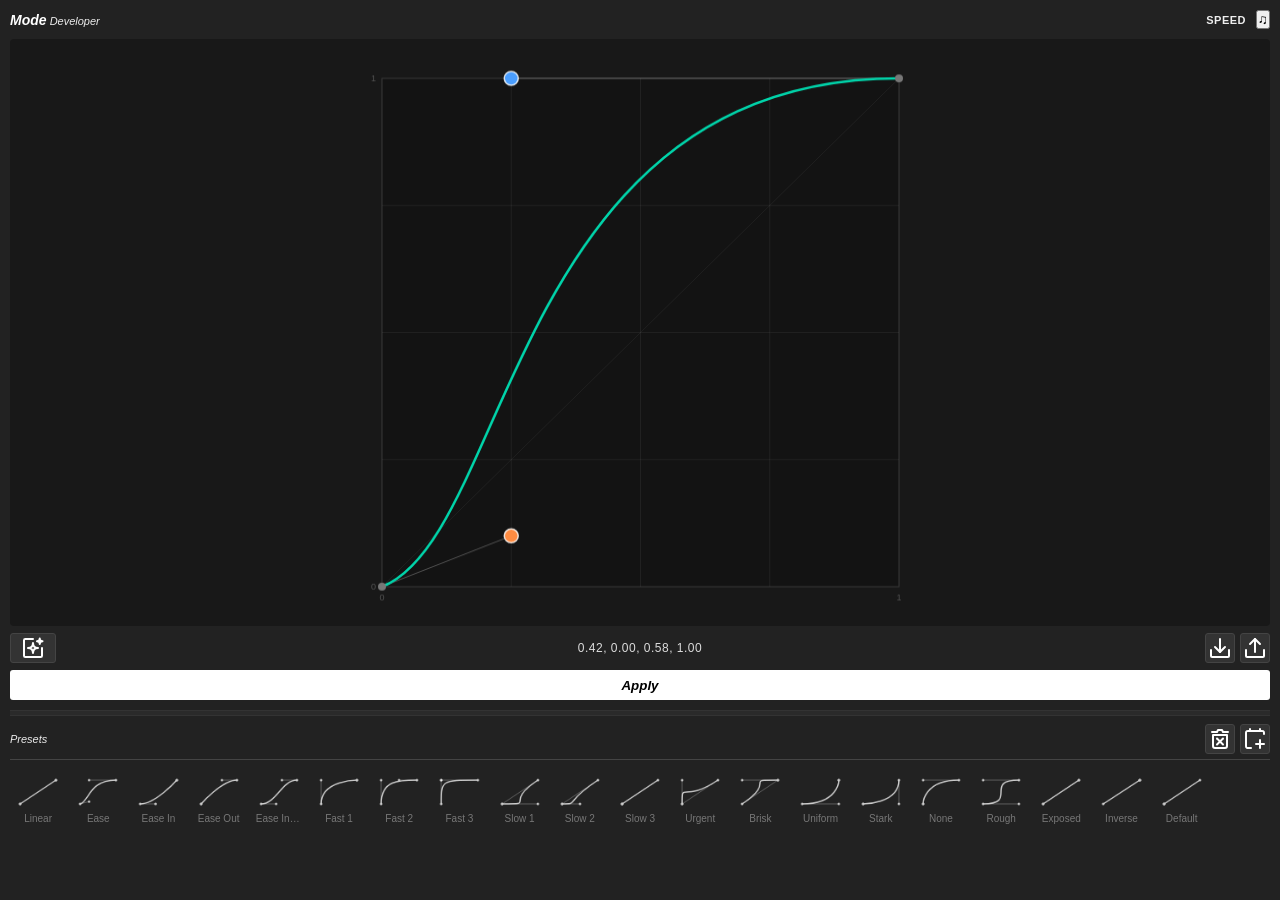
<file: index.html>
<!doctype html>
<html>
<head>
    <meta charset="utf-8">
    <title>Curvase</title>
    <link rel="stylesheet" type="text/css" href="./style.css">
</head>
<body>
    <div id="curvase-app">
        <div id="header">
            <div id="header-left">
                <span id="ext-name" title="Toggle Tools Mode">Mode</span>
                <span id="ext-author">Developer</span>
            </div>
            
            <div id="header-right">
                <span id="btn-speed-mode" title="Toggle Speed Graph">SPEED</span>
                <div id="audio-controls">
                    <input type="range" id="volume-slider" min="0" max="1" step="0.1" value="1" title="Volume">
                    <button id="btn-mute" title="Mute/Unmute">🔊</button>
                </div>
                <button id="btn-bg">♫</button>
                <input type="file" id="bg-file-input" style="display:none">
            </div>
        </div>

        <div id="view-curve">
            <div id="canvas-container">
                <canvas id="curve-canvas"></canvas>
            </div>

            <div id="controls">
                <div id="point-inputs">
                    <div id="actions" style="margin-bottom: 0;">
                        <button id="btn-read" title="Read Keyframes"><svg width="24" height="24" viewBox="0 0 24 24" fill="none" xmlns="http://www.w3.org/2000/svg"> <path d="M12 3L4.30909 3C3.5861 3 3 3.5861 3 4.30909L3 19.6909C3 20.4139 3.5861 21 4.30909 21L19.6909 21C20.4139 21 21 20.4139 21 19.6909L21 12" stroke="white" stroke-width="2" stroke-linecap="round" stroke-linejoin="round"/> <path d="M12 7C12 7 12.212 9.63887 13.2866 10.7135C14.3611 11.788 17 12 17 12C17 12 14.3611 12.212 13.2866 13.2866C12.212 14.3611 12 17 12 17C12 17 11.788 14.3611 10.7135 13.2866C9.63887 12.212 7 12 7 12C7 12 9.63887 11.788 10.7135 10.7135C11.788 9.63887 12 7 12 7Z" stroke="white" stroke-width="2" stroke-linecap="round" stroke-linejoin="round"/> <path d="M18.75 2.5C18.75 2.5 18.8666 3.95138 19.4576 4.5424C20.0486 5.13342 21.5 5.25 21.5 5.25C21.5 5.25 20.0486 5.36658 19.4576 5.9576C18.8666 6.54862 18.75 8 18.75 8C18.75 8 18.6334 6.54862 18.0424 5.9576C17.4514 5.36658 16 5.25 16 5.25C16 5.25 17.4514 5.13342 18.0424 4.5424C18.6334 3.95138 18.75 2.5 18.75 2.5Z" stroke="white" stroke-width="2" stroke-linecap="round" stroke-linejoin="round"/> </svg></button>
                    </div>

                    <div id="bezier-display" title="Click to edit">0.42, 0.00, 0.58, 1.00</div>

                    <div id="io-actions">
                        <button id="btn-import-preset" title="Import Presets"><svg width="24" height="24" viewBox="0 0 24 24" fill="none" xmlns="http://www.w3.org/2000/svg"> <path d="M21 14V20C21 20.5523 20.5025 21 19.8889 21H4.11111C3.49746 21 3 20.5523 3 20V14" stroke="white" stroke-width="2" stroke-linecap="round" stroke-linejoin="round"/> <path d="M17.0009 11L12.0009 15.9991L7.00085 11" stroke="white" stroke-width="2" stroke-linecap="round" stroke-linejoin="round"/> <path d="M12.0009 15.9974L12.0009 2.99918" stroke="white" stroke-width="2" stroke-linecap="round" stroke-linejoin="round"/> </svg></button>
                        <button id="btn-export-preset" title="Export Presets"><svg width="24" height="24" viewBox="0 0 24 24" fill="none" xmlns="http://www.w3.org/2000/svg"> <path d="M21 14V20C21 20.5523 20.5025 21 19.8889 21H4.11111C3.49746 21 3 20.5523 3 20V14" stroke="white" stroke-width="2" stroke-linecap="round" stroke-linejoin="round"/> <path d="M17.0009 7.99827L12.0009 2.99915L7.00085 7.99827" stroke="white" stroke-width="2" stroke-linecap="round" stroke-linejoin="round"/> <path d="M12.0009 3.00085L12.0009 15.9991" stroke="white" stroke-width="2" stroke-linecap="round" stroke-linejoin="round"/> </svg></button>
                    </div>

                    <div style="display: none;">
                        <input type="number" id="x1" step="0.01" value="0.25">
                        <input type="number" id="y1" step="0.01" value="0.10">
                        <input type="number" id="x2" step="0.01" value="0.25">
                        <input type="number" id="y2" step="0.01" value="1.00">
                    </div>
                </div>

                <div id="actions">
                    <button id="btn-apply">Apply</button>
                </div>

                <div id="resizer"></div>

                <div id="presets-header">
                    <span>Presets</span>
                    <div class="preset-buttons">
                        <button id="btn-delete-selected" title="Delete Selected"><svg width="24" height="24" viewBox="0 0 24 24" fill="none" xmlns="http://www.w3.org/2000/svg"> <path fill-rule="evenodd" clip-rule="evenodd" d="M5 8H19V19C19 20.1046 18.1046 21 17 21H7C5.89543 21 5 20.1046 5 19L5 8Z" stroke="White" stroke-width="2" stroke-linecap="round" stroke-linejoin="round"/> <path d="M4 5H9L10 3H14.0016L15 5H20" stroke="White" stroke-width="2" stroke-linecap="round" stroke-linejoin="round"/> <path d="M15 11.5L9 17.5" stroke="White" stroke-width="2" stroke-linecap="round" stroke-linejoin="round"/> <path d="M15 17.5L9 11.5" stroke="White" stroke-width="2" stroke-linecap="round" stroke-linejoin="round"/> </svg></button>
                        <button id="btn-save-preset" title="Save Preset"><svg width="24" height="24" viewBox="0 0 24 24" fill="none" xmlns="http://www.w3.org/2000/svg"> <path d="M17 2V4" stroke="White" stroke-width="2" stroke-linecap="round" stroke-linejoin="round"/> <path d="M7 2V4" stroke="White" stroke-width="2" stroke-linecap="round" stroke-linejoin="round"/> <path d="M17 13V21" stroke="White" stroke-width="2" stroke-linecap="round" stroke-linejoin="round"/> <path d="M21 17H13" stroke="White" stroke-width="2" stroke-linecap="round" stroke-linejoin="round"/> <path d="M8.03065 21C7.4255 21 6.51779 21 5.3075 21C4.50513 21 4.21417 20.9218 3.92084 20.775C3.62751 20.6283 3.3973 20.4129 3.24042 20.1384C3.08354 19.8639 3 19.5917 3 18.8409V6.15906C3 5.40831 3.08354 5.13607 3.24042 4.8616C3.3973 4.58714 3.62751 4.37174 3.92084 4.22495C4.21417 4.07817 4.50513 4 5.3075 4H18.6925C19.4949 4 19.7858 4.07817 20.0792 4.22495C20.3725 4.37174 20.6027 4.58714 20.7596 4.8616C20.9165 5.13607 21 6.24672 21 6.99747" stroke="White" stroke-width="2" stroke-linecap="round" stroke-linejoin="round"/> </svg></button>
                    </div>
                </div>
                <div id="presets-panel"></div>
            </div>
        </div>

        <div id="view-tools" style="display: none;">
            <div class="tools-layout">
                <div class="tools-row">
                    <div class="tools-group">
                        <div class="tools-label">Anchor</div>
                        <div class="grid-3x3">
                            <button class="grid-btn" id="anc-tl">↖</button> <button class="grid-btn" id="anc-tc">↑</button> <button class="grid-btn" id="anc-tr">↗</button>
                            <button class="grid-btn" id="anc-ml">←</button> <button class="grid-btn" id="anc-mc">⊕</button> <button class="grid-btn" id="anc-mr">→</button>
                            <button class="grid-btn" id="anc-bl">↙</button> <button class="grid-btn" id="anc-bc">↓</button> <button class="grid-btn" id="anc-br">↘</button>
                        </div>
                    </div>

                    <div class="tools-group">
                        <div class="tools-label">Align</div>
                        <div class="grid-3x3">
                            <button class="grid-btn" id="ali-tl">↖</button> <button class="grid-btn" id="ali-tc">↑</button> <button class="grid-btn" id="ali-tr">↗</button>
                            <button class="grid-btn" id="ali-ml">←</button> <button class="grid-btn" id="ali-mc">⊕</button> <button class="grid-btn" id="ali-mr">→</button>
                            <button class="grid-btn" id="ali-bl">↙</button> <button class="grid-btn" id="ali-bc">↓</button> <button class="grid-btn" id="ali-br">↘</button>
                        </div>
                    </div>
                </div>

                <div class="tools-group tools-group-comp">
                    <div class="tools-label">Composition</div>
                    <div class="comp-tools">
                        <div class="comp-create-row">
                            <select id="tool-comp-ratio">
                                <option value="16:9">16:9 (1920x1080)</option>
                                <option value="4:3">4:3 (1440x1080)</option>
                                <option value="1:1">1:1 (1080x1080)</option>
                            </select>
                            <button class="list-btn comp-btn-primary" id="tool-make-comp">Create Comp</button>
                        </div>
                        <div class="comp-grid">
                            <button class="list-btn" id="tool-solid-fill">Solid Fill</button>
                            <button class="list-btn" id="tool-cam-15">Camera 15mm</button>
                            <button class="list-btn" id="tool-null-parent">Null + Parent</button>
                            <button class="list-btn" id="tool-text-center">Text Center</button>
                            <button class="list-btn" id="tool-adj-comp">Adjustment (Comp)</button>
                            <button class="list-btn" id="tool-adj-layer">Adjustment (Layer)</button>
                            <button class="list-btn" id="tool-precomp">Precompose</button>
                            <button class="list-btn" id="tool-light">Light</button>
                        </div>
                    </div>
                </div>
            </div>
        </div>

    </div>

    <div id="edit-modal" class="modal">
        <div class="modal-content">
            <h3 style="margin-bottom: 5px; color: #eee; font-weight: normal;">Enter new values</h3>
            <p style="text-align: center; color: #aaa; margin-bottom: 15px; font-size: 11px;">Format "x1, y1, x2, y2"</p>
            <div style="display: flex; justify-content: center; margin-bottom: 15px;">
                <input type="text" id="m-bezier-val" style="width: 100%; text-align: center; padding: 6px; background: #111; border: 1px solid #444; color: #fff; border-radius: 3px; font-size: 12px; outline: none;">
            </div>
            <div class="modal-actions">
                <button id="btn-modal-cancel">Cancel</button>
                <button id="btn-modal-save">OK</button>
            </div>
        </div>
    </div>

    <script src="./lib/CSInterface-4.0.0.js"></script>
    <script src="./curvase.js"></script>
    <script src="./ext.js"></script>

    <script>
        document.addEventListener('DOMContentLoaded', function() {
            const bgInput = document.getElementById('bg-file-input');
            const audioControls = document.getElementById('audio-controls');
            
            if (bgInput) {
                bgInput.addEventListener('change', function(e) {
                    const file = e.target.files[0];
                    if (!file) return;
                    
                    if (file.type.startsWith('video/')) {
                        audioControls.classList.add('show-audio');
                        setTimeout(() => {
                            if (window.editor && window.editor.bgVideoElement) {
                                window.editor.bgVideoElement.muted = false;
                                window.editor.bgVideoElement.play();
                            }
                        }, 300);
                    } else {
                        audioControls.classList.remove('show-audio');
                    }
                });
            }
        });
    </script>
</body>
</html>
</file>
<file: style.css>
* { margin: 0; padding: 0; box-sizing: border-box; }
body { font-family: sans-serif; font-size: 11px; color: #eee; background: #222; overflow: hidden; }

body, button, input, span, label { font-style: italic !important; }
#bezier-display, #m-bezier-val, .modal-content h3, .modal-content p, .preset-item span, #btn-speed-mode { font-style: normal !important; }

#curvase-app { display: flex; flex-direction: column; height: 100vh; padding: 10px; }

#header { display: flex; align-items: center; justify-content: space-between; margin-bottom: 10px; }
#ext-name { font-weight: bold; color: #ffffff; font-size: 14px; cursor: pointer; transition: color 0.2s;}
#ext-name:hover { color: #fff; }

#header-right { display: flex; align-items: center; gap: 8px; }

#btn-speed-mode { cursor: pointer; font-weight: bold; font-size: 11px; color: #eee; letter-spacing: 0.5px; transition: color 0.2s; margin-right: 2px; }
#btn-speed-mode:hover { color: #ffffff; }

#audio-controls { display: none; align-items: center; gap: 5px; background: #222222; padding: 3px 8px; border-radius: 4px; height: 22px; }
#audio-controls.show-audio { display: flex; }
#btn-mute { background: none; border: none; color: #aaa; cursor: pointer; font-size: 12px; width: 14px; display: flex; align-items: center; justify-content: center; }

#volume-slider { -webkit-appearance: none; width: 50px; height: 3px; cursor: pointer; background: #ffffff; outline: none; border-radius: 2px; }
#volume-slider::-webkit-slider-thumb { -webkit-appearance: none; appearance: none; width: 8px; height: 8px; background: #ffffff; border-radius: 50%; cursor: pointer; border: none; }

#view-curve { display: flex; flex-direction: column; flex: 1; min-height: 0; overflow: hidden; }
#view-tools { display: flex; flex: 1; align-items: center; justify-content: center; padding-bottom: 20px; }

#canvas-container { flex: 1; background: #181818; border-radius: 4px; display: flex; align-items: center; justify-content: center; position: relative; min-height: 0; overflow: hidden; }
#bg-layer { position: absolute; top: 0; left: 0; width: 100%; height: 100%; z-index: 1; background-size: contain; background-repeat: no-repeat; background-position: center; pointer-events: none; opacity: 0.4; }
#curve-canvas { position: relative; z-index: 2; max-width: 100%; max-height: 100%; }

#point-inputs { display: flex; justify-content: center; align-items: center; margin: 10px 0; position: relative; }
#point-inputs #actions { position: absolute; left: 0; margin-bottom: 0; }
#io-actions { position: absolute; right: 0; display: flex; gap: 5px; }
.preset-buttons { display: flex; gap: 5px; }

#io-actions button, .preset-buttons button { background: #333; color: #eee; border: 1px solid #444; height: 30px; width: 30px; cursor: pointer; display: flex; align-items: center; justify-content: center; border-radius: 3px; font-style: normal !important; font-size: 14px; }
#io-actions button:hover, .preset-buttons button:hover { background: #444; }

#bezier-display { text-align: center; font-size: 12px; color: #ddd; letter-spacing: 0.5px; cursor: pointer; user-select: none; padding: 5px; transition: color 0.2s; }
#bezier-display:hover { color: #ffffff; }

.input-group { flex: 1; display: flex; align-items: center; gap: 4px; }
.input-group input { width: 100%; background: #111; border: 1px solid #444; color: #fff; text-align: center; }

#actions { display: flex; gap: 5px; margin-bottom: 10px; }
#btn-read { background: #333; color: #eee; border: 1px solid #444; height: 30px; cursor: pointer; display: flex; align-items: center; justify-content: center; padding: 0 10px; border-radius: 3px;}
#btn-apply { flex: 2; background: #ffffff; color: #000; border: none; font-weight: bold; height: 30px; cursor: pointer; display: flex; align-items: center; justify-content: center; border-radius: 3px;}

#resizer { height: 6px; background: #2a2a2a; cursor: ns-resize; margin: 8px -10px; border-radius: 0; border: 1px solid #333; border-left: none; border-right: none; transition: background 0.2s; }
#resizer:hover { background: #ffffff; }

#presets-header { display: flex; justify-content: space-between; align-items: center; border-bottom: 1px solid #444; padding-bottom: 5px; }

#presets-panel { display: grid; grid-template-columns: repeat(auto-fill, minmax(54px, 1fr)); gap: 2px 4px; margin-top: 10px; overflow-y: auto; height: 120px; min-height: 0px; flex-shrink: 1; }
#presets-panel::-webkit-scrollbar { display: none; }
#presets-panel { -ms-overflow-style: none; scrollbar-width: none; }

.preset-item { background: transparent; padding: 4px; border-radius: 4px; display: flex; flex-direction: column; align-items: center; cursor: pointer; border: 1px solid transparent; transition: background 0.1s; }
.preset-item:hover { background: rgba(255,255,255,0.05); }
.preset-item.selected { background: rgba(255,255,255,0.1); border-color: rgba(255,255,255,0.15); }
.preset-icon { width: 100%; height: auto; display: block; }
.preset-item span { font-size: 10px; color: #777; margin-top: 4px; text-align: center; white-space: nowrap; overflow: hidden; text-overflow: ellipsis; width: 100%; }
.preset-item:hover span, .preset-item.selected span { color: #ccc; }

.modal { display: none; position: fixed; z-index: 999; left: 0; top: 0; width: 100%; height: 100%; background-color: rgba(0,0,0,0.8); align-items: center; justify-content: center; }
.modal-content { background: #1e1e1e; padding: 20px; border-radius: 8px; border: 1px solid #444; width: 220px; box-shadow: 0 4px 15px rgba(0,0,0,0.5); }
.modal-content h3 { text-align: center; font-size: 14px;}
.modal-actions { display: flex; gap: 8px; margin-top: 15px; }
.modal-actions button { flex: 1; padding: 8px; border-radius: 4px; border: none; cursor: pointer; font-weight: bold;}
#btn-modal-cancel { background: #333; color: #fff; }
#btn-modal-cancel:hover { background: #444; }
#btn-modal-save { background: #ffffff; color: #000; }
#btn-modal-save:hover { background: #ffffff; }

.tools-layout { display: flex; flex-direction: column; gap: 14px; align-items: center; justify-content: center; width: 100%; }
.tools-row { display: flex; gap: 20px; align-items: flex-start; justify-content: center; width: 100%; }
.tools-group { display: flex; flex-direction: column; align-items: center; background: rgba(255, 255, 255, 0.03); padding: 15px; border-radius: 6px; }
.tools-group-comp { min-width: 276px; }
.tools-label { color: #bbb; font-style: normal !important; margin-bottom: 12px; font-size: 13px; }

.grid-3x3 { display: grid; grid-template-columns: repeat(3, 30px); grid-template-rows: repeat(3, 30px); gap: 4px; }

.grid-btn, .list-btn { background: #111; border: 1px solid #333; color: #eee; cursor: pointer; border-radius: 4px; font-style: normal !important; transition: background 0.2s, border-color 0.2s; }
.grid-btn { display: flex; align-items: center; justify-content: center; font-size: 14px; padding-bottom: 2px;}
.list-btn { width: 120px; height: 28px; font-size: 12px; }

.grid-btn:hover, .list-btn:hover { background: #222; border-color: #555; }

.comp-tools { display: flex; flex-direction: column; gap: 8px; width: 100%; }
.comp-create-row { display: grid; grid-template-columns: repeat(2, 120px); gap: 6px; justify-content: center; }
#tool-comp-ratio { width: 100%; height: 28px; background: #111; border: 1px solid #333; color: #eee; border-radius: 4px; padding: 0 8px; font-size: 11px; outline: none; }
#tool-comp-ratio:focus { border-color: #ffffff; }
.comp-btn-primary { background: #111; color: #eee; border-color: #555; font-weight: bold; }
.comp-btn-primary:hover { background: #222; border-color: #555; }
.comp-grid { display: grid; grid-template-columns: repeat(2, 120px); gap: 6px; justify-content: center; }
</file>
